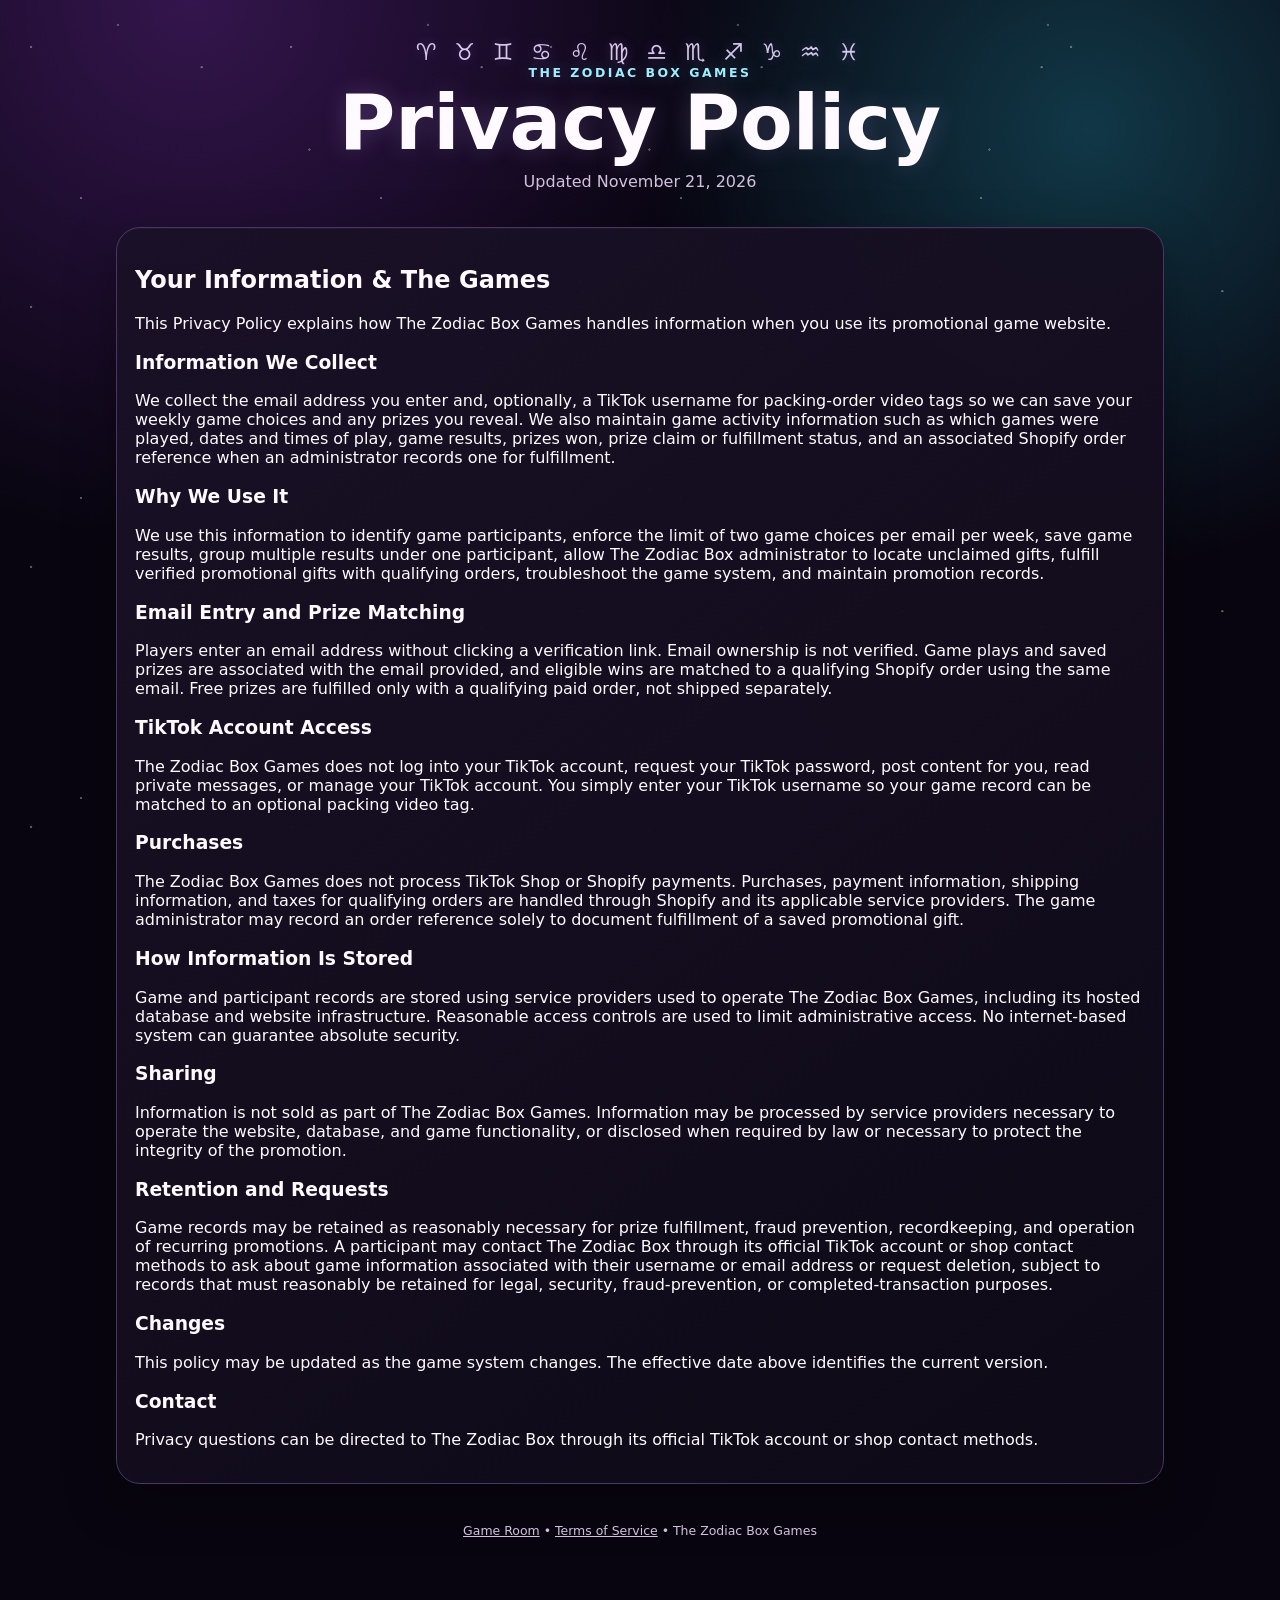
<file: privacy/index.html>
<!doctype html><html lang="en"><head><meta charset="utf-8"><meta name="viewport" content="width=device-width,initial-scale=1"><title>Privacy Policy | The Zodiac Box Games</title><link rel="stylesheet" href="../assets/styles.css"></head><body><main class="shell"><header class="hero"><div class="zodiac-strip">♈︎ ♉︎ ♊︎ ♋︎ ♌︎ ♍︎ ♎︎ ♏︎ ♐︎ ♑︎ ♒︎ ♓︎</div><div class="eyebrow">The Zodiac Box Games</div><h1>Privacy Policy</h1><p>Updated November 21, 2026</p></header><section class="panel"><h2>Your Information & The Games</h2><p>This Privacy Policy explains how The Zodiac Box Games handles information when you use its promotional game website.</p><h3>Information We Collect</h3><p>We collect the email address you enter and, optionally, a TikTok username for packing-order video tags so we can save your weekly game choices and any prizes you reveal. We also maintain game activity information such as which games were played, dates and times of play, game results, prizes won, prize claim or fulfillment status, and an associated Shopify order reference when an administrator records one for fulfillment.</p><h3>Why We Use It</h3><p>We use this information to identify game participants, enforce the limit of two game choices per email per week, save game results, group multiple results under one participant, allow The Zodiac Box administrator to locate unclaimed gifts, fulfill verified promotional gifts with qualifying orders, troubleshoot the game system, and maintain promotion records.</p><h3>Email Entry and Prize Matching</h3><p>Players enter an email address without clicking a verification link. Email ownership is not verified. Game plays and saved prizes are associated with the email provided, and eligible wins are matched to a qualifying Shopify order using the same email. Free prizes are fulfilled only with a qualifying paid order, not shipped separately.</p><h3>TikTok Account Access</h3><p>The Zodiac Box Games does not log into your TikTok account, request your TikTok password, post content for you, read private messages, or manage your TikTok account. You simply enter your TikTok username so your game record can be matched to an optional packing video tag.</p><h3>Purchases</h3><p>The Zodiac Box Games does not process TikTok Shop or Shopify payments. Purchases, payment information, shipping information, and taxes for qualifying orders are handled through Shopify and its applicable service providers. The game administrator may record an order reference solely to document fulfillment of a saved promotional gift.</p><h3>How Information Is Stored</h3><p>Game and participant records are stored using service providers used to operate The Zodiac Box Games, including its hosted database and website infrastructure. Reasonable access controls are used to limit administrative access. No internet-based system can guarantee absolute security.</p><h3>Sharing</h3><p>Information is not sold as part of The Zodiac Box Games. Information may be processed by service providers necessary to operate the website, database, and game functionality, or disclosed when required by law or necessary to protect the integrity of the promotion.</p><h3>Retention and Requests</h3><p>Game records may be retained as reasonably necessary for prize fulfillment, fraud prevention, recordkeeping, and operation of recurring promotions. A participant may contact The Zodiac Box through its official TikTok account or shop contact methods to ask about game information associated with their username or email address or request deletion, subject to records that must reasonably be retained for legal, security, fraud-prevention, or completed-transaction purposes.</p><h3>Changes</h3><p>This policy may be updated as the game system changes. The effective date above identifies the current version.</p><h3>Contact</h3><p>Privacy questions can be directed to The Zodiac Box through its official TikTok account or shop contact methods.</p></section><div class="footer"><a href="../">Game Room</a> • <a href="../terms/">Terms of Service</a> • The Zodiac Box Games</div></main></body></html>
</file>
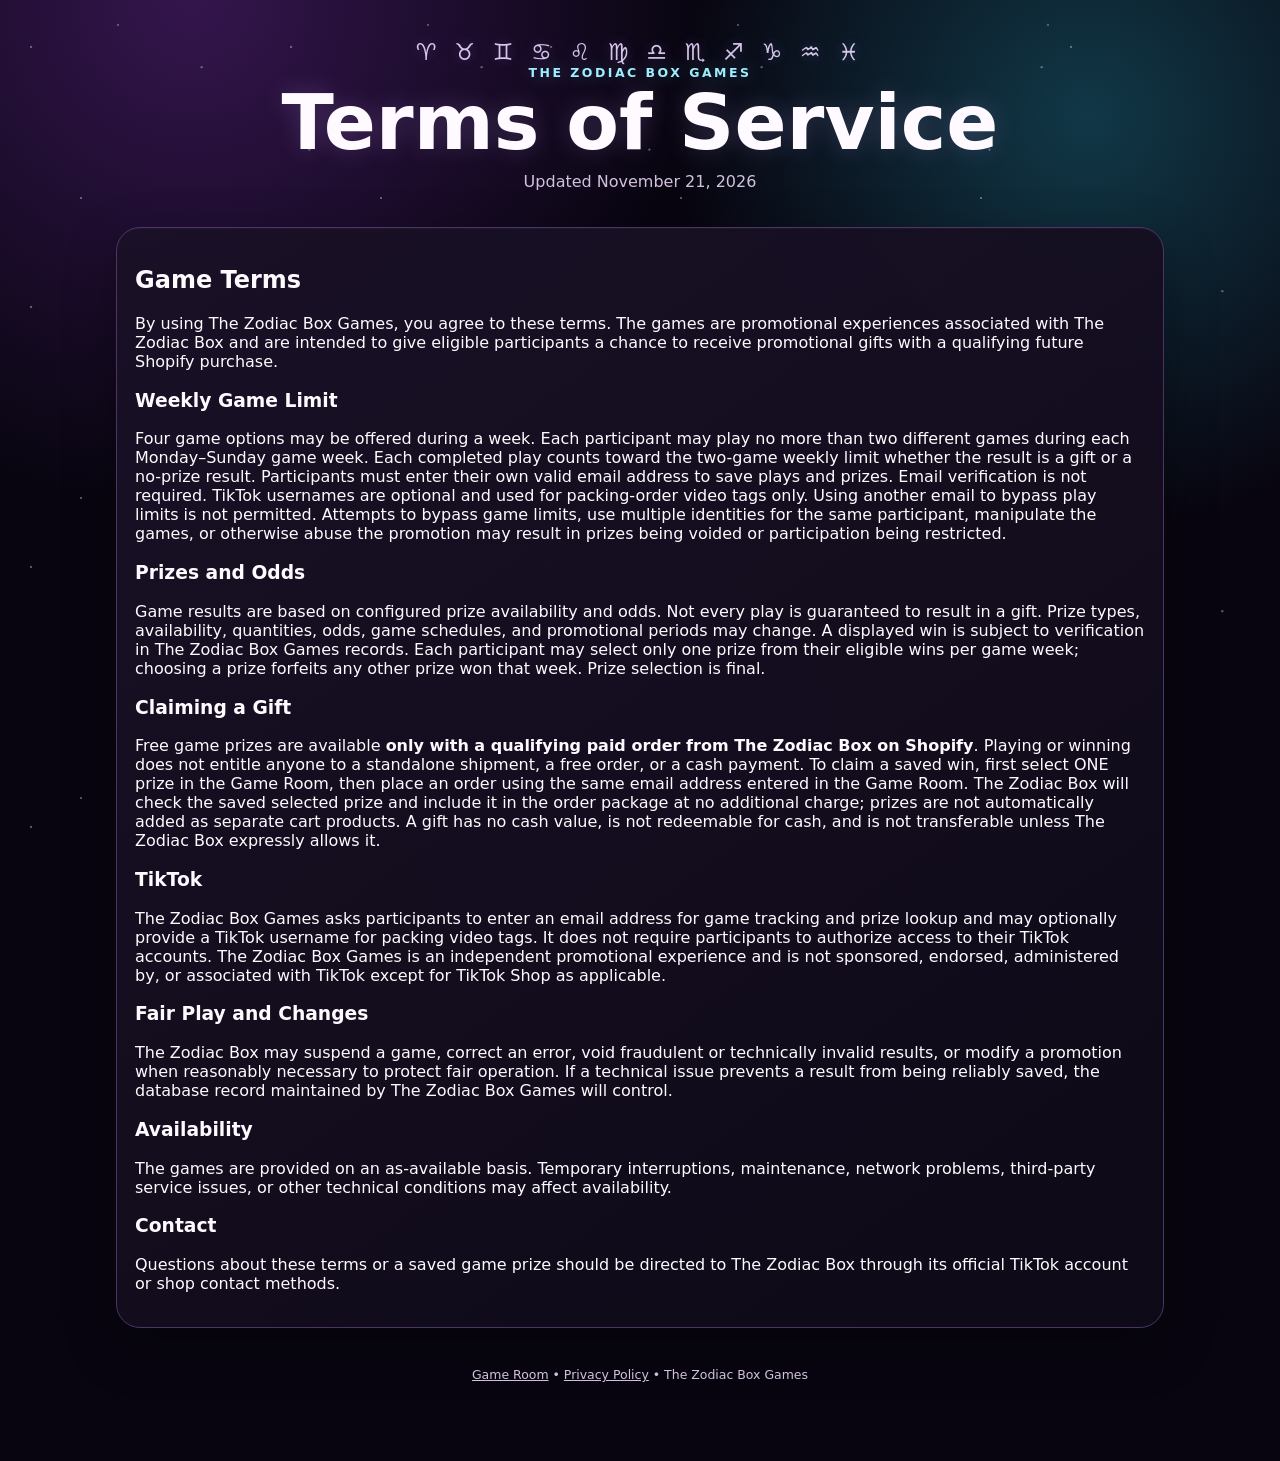
<file: terms/index.html>
<!doctype html><html lang="en"><head><meta charset="utf-8"><meta name="viewport" content="width=device-width,initial-scale=1"><title>Terms of Service | The Zodiac Box Games</title><link rel="stylesheet" href="../assets/styles.css"></head><body><main class="shell"><header class="hero"><div class="zodiac-strip">♈︎ ♉︎ ♊︎ ♋︎ ♌︎ ♍︎ ♎︎ ♏︎ ♐︎ ♑︎ ♒︎ ♓︎</div><div class="eyebrow">The Zodiac Box Games</div><h1>Terms of Service</h1><p>Updated November 21, 2026</p></header><section class="panel"><h2>Game Terms</h2><p>By using The Zodiac Box Games, you agree to these terms. The games are promotional experiences associated with The Zodiac Box and are intended to give eligible participants a chance to receive promotional gifts with a qualifying future Shopify purchase.</p><h3>Weekly Game Limit</h3><p>Four game options may be offered during a week. Each participant may play no more than two different games during each Monday–Sunday game week. Each completed play counts toward the two-game weekly limit whether the result is a gift or a no-prize result. Participants must enter their own valid email address to save plays and prizes. Email verification is not required. TikTok usernames are optional and used for packing-order video tags only. Using another email to bypass play limits is not permitted. Attempts to bypass game limits, use multiple identities for the same participant, manipulate the games, or otherwise abuse the promotion may result in prizes being voided or participation being restricted.</p><h3>Prizes and Odds</h3><p>Game results are based on configured prize availability and odds. Not every play is guaranteed to result in a gift. Prize types, availability, quantities, odds, game schedules, and promotional periods may change. A displayed win is subject to verification in The Zodiac Box Games records. Each participant may select only one prize from their eligible wins per game week; choosing a prize forfeits any other prize won that week. Prize selection is final.</p><h3>Claiming a Gift</h3><p>Free game prizes are available <strong>only with a qualifying paid order from The Zodiac Box on Shopify</strong>. Playing or winning does not entitle anyone to a standalone shipment, a free order, or a cash payment. To claim a saved win, first select ONE prize in the Game Room, then place an order using the same email address entered in the Game Room. The Zodiac Box will check the saved selected prize and include it in the order package at no additional charge; prizes are not automatically added as separate cart products. A gift has no cash value, is not redeemable for cash, and is not transferable unless The Zodiac Box expressly allows it.</p><h3>TikTok</h3><p>The Zodiac Box Games asks participants to enter an email address for game tracking and prize lookup and may optionally provide a TikTok username for packing video tags. It does not require participants to authorize access to their TikTok accounts. The Zodiac Box Games is an independent promotional experience and is not sponsored, endorsed, administered by, or associated with TikTok except for TikTok Shop as applicable.</p><h3>Fair Play and Changes</h3><p>The Zodiac Box may suspend a game, correct an error, void fraudulent or technically invalid results, or modify a promotion when reasonably necessary to protect fair operation. If a technical issue prevents a result from being reliably saved, the database record maintained by The Zodiac Box Games will control.</p><h3>Availability</h3><p>The games are provided on an as-available basis. Temporary interruptions, maintenance, network problems, third-party service issues, or other technical conditions may affect availability.</p><h3>Contact</h3><p>Questions about these terms or a saved game prize should be directed to The Zodiac Box through its official TikTok account or shop contact methods.</p></section><div class="footer"><a href="../">Game Room</a> • <a href="../privacy/">Privacy Policy</a> • The Zodiac Box Games</div></main></body></html>
</file>
<file: assets/styles.css>
:root{--bg:#080510;--panel:#15101f;--panel2:#211532;--line:#4b3564;--text:#fffaff;--muted:#d2c1dd;--pink:#f0a2ff;--blue:#9eeeff;--green:#a5f3ca;--red:#ffb2be;--gold:#ffe7a8;--violet:#c8a8ff;--shadow:0 18px 50px rgba(0,0,0,.34)}*{box-sizing:border-box}html{color-scheme:dark}body{margin:0;min-height:100vh;font-family:Inter,ui-sans-serif,system-ui,-apple-system,BlinkMacSystemFont,"Segoe UI",sans-serif;background:radial-gradient(circle at 15% 0,#34154d 0,transparent 28%),radial-gradient(circle at 85% 8%,#113847 0,transparent 24%),radial-gradient(circle at 50% 55%,#160d24 0,transparent 42%),#080510;color:var(--text);position:relative;overflow-x:hidden}body:before{content:"";position:fixed;inset:0;pointer-events:none;opacity:.33;background-image:radial-gradient(circle at 12% 18%,#fff 0 1px,transparent 1.4px),radial-gradient(circle at 38% 8%,#d9c7ff 0 1px,transparent 1.4px),radial-gradient(circle at 72% 24%,#fff4c8 0 1px,transparent 1.4px),radial-gradient(circle at 91% 44%,#bcefff 0 1px,transparent 1.4px),radial-gradient(circle at 27% 66%,#fff 0 1px,transparent 1.4px),radial-gradient(circle at 61% 78%,#e6d7ff 0 1px,transparent 1.4px),radial-gradient(circle at 82% 91%,#fff4c8 0 1px,transparent 1.4px);background-size:260px 260px,310px 310px,280px 280px,340px 340px,300px 300px,360px 360px,320px 320px}a{color:inherit}.shell{width:min(1080px,100%);margin:auto;padding:18px 16px 54px;position:relative;z-index:1}.hero{text-align:center;padding:20px 8px 10px}.eyebrow{font-size:.78rem;letter-spacing:.2em;text-transform:uppercase;color:var(--blue);font-weight:900;text-shadow:0 0 18px rgba(158,238,255,.35)}.hero h1{font-size:clamp(2.3rem,8vw,4.8rem);line-height:.95;margin:.45rem 0;text-shadow:0 0 24px rgba(200,168,255,.2)}.hero p{max-width:720px;margin:.75rem auto;color:var(--muted)}.zodiac-strip{font-size:1.45rem;letter-spacing:.32rem;opacity:.92;color:#e7d7ff;text-shadow:0 0 15px rgba(200,168,255,.3)}.panel{background:linear-gradient(145deg,rgba(26,17,39,.96),rgba(14,10,23,.97));border:1px solid var(--line);border-radius:24px;padding:18px;margin:14px 0;box-shadow:var(--shadow),inset 0 1px 0 rgba(255,255,255,.03)}.panel.flat{box-shadow:none}.grid{display:grid;grid-template-columns:repeat(auto-fit,minmax(220px,1fr));gap:13px}.game-card{display:block;text-decoration:none;padding:18px;border-radius:19px;background:linear-gradient(160deg,#251735,#15101d);border:1px solid #50366a;transition:transform .18s ease,border-color .18s ease,box-shadow .18s ease;position:relative;overflow:hidden}.game-card:after{content:"✦";position:absolute;right:14px;top:11px;color:#f0d9ff66;font-size:1.05rem}.game-card:hover{transform:translateY(-3px);border-color:#9d77c1;box-shadow:0 10px 28px rgba(0,0,0,.22),0 0 26px rgba(180,132,255,.08)}.game-icon{font-size:2.4rem;filter:drop-shadow(0 0 10px rgba(255,255,255,.12))}.game-card h3{margin:.5rem 0 .35rem;font-size:1.25rem}.muted,.small{color:var(--muted)}.small{font-size:.88rem}.status{display:inline-flex;align-items:center;gap:6px;border-radius:999px;padding:7px 11px;font-size:.78rem;font-weight:900;letter-spacing:.02em;background:#24192f;border:1px solid var(--line)}.status.open{color:var(--green);box-shadow:0 0 18px rgba(165,243,202,.08)}.status.closed{color:#d9c5e5}.status.preview{color:var(--gold)}.notice{border-left:4px solid var(--violet);background:linear-gradient(90deg,#151221,#111018);border-radius:13px;padding:13px 14px}.claim{font-weight:950;letter-spacing:.05em;color:#fff1b5}.btn,button{appearance:none;border:0;border-radius:14px;padding:12px 16px;min-height:44px;font:inherit;font-weight:900;cursor:pointer;background:linear-gradient(90deg,var(--pink),var(--blue));color:#160a1c;box-shadow:0 8px 20px rgba(0,0,0,.18);text-decoration:none;display:inline-flex;align-items:center;justify-content:center}.btn.secondary,button.secondary{background:#251831;color:var(--text);border:1px solid var(--line);box-shadow:none}button.danger{background:#35141e;color:#ffdfe5;border:1px solid #6d2b3a}button:disabled{opacity:.5;cursor:not-allowed}.actions{display:flex;gap:9px;flex-wrap:wrap;align-items:center}.game-stage{text-align:center;padding:12px 0}.choices{display:grid;grid-template-columns:repeat(3,minmax(0,1fr));gap:12px;margin:16px 0}.choice{min-height:112px;background:radial-gradient(circle at 50% 35%,#342049,#21152f 70%);border:1px solid #5b3c73;color:var(--text);font-size:2.25rem;box-shadow:inset 0 0 24px rgba(255,255,255,.02)}.choice:hover{border-color:#b286d3;box-shadow:0 0 22px rgba(180,132,255,.09)}.wheel-wrap{position:relative;width:min(310px,82vw);aspect-ratio:1;margin:22px auto}.wheel{width:100%;height:100%;border-radius:50%;border:10px solid #2b1e38;background:conic-gradient(#eaa8ff 0 45deg,#8de8ff 45deg 90deg,#a9f2c0 90deg 135deg,#ffe09b 135deg 180deg,#ffc1e5 180deg 225deg,#b8abff 225deg 270deg,#96f0e3 270deg 315deg,#ffb09c 315deg);box-shadow:inset 0 0 0 4px #0c0812,0 18px 40px rgba(0,0,0,.35),0 0 34px rgba(184,138,255,.12);transition:transform 2.6s cubic-bezier(.16,.78,.18,1)}.wheel-pointer{position:absolute;left:50%;top:-4px;transform:translateX(-50%);font-size:2rem;z-index:2;color:#fff0b3;text-shadow:0 0 10px #fff0b366}.wheel-center{position:absolute;inset:50% auto auto 50%;transform:translate(-50%,-50%);width:78px;height:78px;border-radius:50%;display:grid;place-items:center;background:#0f0a16;border:5px solid #fff3;color:#fff;font-weight:950;letter-spacing:.05em}.result{margin-top:18px;padding:22px;border-radius:20px;border:1px solid #9c70c4;background:radial-gradient(circle at 50% 0,#2b1740 0,#1a1124 50%);text-align:center;box-shadow:0 0 34px rgba(178,128,255,.09)}.result h2{font-size:clamp(1.55rem,5vw,2.3rem);margin:.3rem 0}.sparkles{font-size:2rem;letter-spacing:.3rem;color:#ffeab0;text-shadow:0 0 16px rgba(255,234,176,.35)}.result-modal{position:fixed;inset:0;background:rgba(5,3,10,.82);display:grid;place-items:center;padding:18px;z-index:1000;backdrop-filter:blur(6px)}.result-card{width:min(560px,100%);max-height:90vh;overflow:auto;background:radial-gradient(circle at 50% 0,#2c1743 0,#17101f 58%);border:1px solid #9b70c1;border-radius:24px;padding:26px 20px 22px;text-align:center;box-shadow:0 24px 70px rgba(0,0,0,.5),0 0 42px rgba(196,151,255,.16);position:relative}.result-card h2{font-size:clamp(1.65rem,6vw,2.45rem);margin:.5rem 0}.modal-close{position:absolute;right:12px;top:10px;width:42px;height:42px;min-height:42px;border-radius:50%;padding:0;background:#241831;color:#fff;border:1px solid #60477a;box-shadow:none;font-size:1.4rem}.hidden{display:none!important}.footer{text-align:center;color:var(--muted);font-size:.78rem;padding:25px 0}.admin-top{display:flex;align-items:center;justify-content:space-between;gap:12px;flex-wrap:wrap}.tabs{display:flex;gap:8px;flex-wrap:wrap}.tabs button.active{outline:2px solid #a5e8ff}.form-grid{display:grid;grid-template-columns:repeat(2,minmax(0,1fr));gap:11px}.field{display:grid;gap:5px}.field span{font-size:.82rem;color:var(--muted);font-weight:750}input,select,textarea{width:100%;min-height:44px;border-radius:11px;border:1px solid var(--line);background:#0e0a14;color:var(--text);padding:10px 11px;font:inherit}textarea{min-height:88px;resize:vertical}.admin-list{display:grid;gap:10px}.admin-item{background:#120d19;border:1px solid var(--line);border-radius:16px;padding:13px}.prize-row{display:grid;grid-template-columns:2fr .7fr .8fr .9fr .8fr auto;gap:8px;align-items:end;margin:9px 0}.odds-badge{display:inline-flex;align-items:center;border:1px solid #5a4171;background:#1d1428;border-radius:999px;padding:5px 9px;color:#e9d9ff;font-size:.78rem;font-weight:850}.customer-card{background:#120d19;border:1px solid var(--line);border-radius:18px;padding:15px;margin-top:12px}.customer-card h3{margin:.1rem 0 .25rem}.table-wrap{overflow:auto;border:1px solid var(--line);border-radius:14px}table{width:100%;border-collapse:collapse;min-width:720px}th,td{text-align:left;padding:10px 11px;border-bottom:1px solid var(--line);font-size:.88rem}th{color:#ded1e9;background:#140e1b;position:sticky;top:0}tr:last-child td{border-bottom:0}.pill{display:inline-block;border-radius:999px;padding:4px 8px;font-size:.75rem;background:#271a34;color:var(--muted)}.pill.waiting_for_order{color:var(--gold)}.pill.fulfilled{color:var(--green)}.pill.void{color:#cab9d6}.login{max-width:480px;margin:40px auto}.kpis{display:grid;grid-template-columns:repeat(4,minmax(0,1fr));gap:10px}.kpi{background:#120d19;border:1px solid var(--line);border-radius:15px;padding:14px}.kpi strong{display:block;font-size:1.7rem}.searchbar{display:flex;gap:8px;flex-wrap:wrap}.searchbar input{flex:1;min-width:220px}.banner{padding:10px 12px;border-radius:12px;background:#2f2417;color:#ffe6ad;border:1px solid #66502b}.error{padding:10px 12px;border-radius:12px;background:#32121b;color:#ffdce3;border:1px solid #6a2838}.success{padding:10px 12px;border-radius:12px;background:#102a1b;color:#c8ffda;border:1px solid #28583a}@media(max-width:720px){.shell{padding:12px 12px 40px}.panel{padding:15px}.choices{grid-template-columns:repeat(2,minmax(0,1fr))}.form-grid{grid-template-columns:1fr}.prize-row{grid-template-columns:1fr 1fr}.prize-row .wide{grid-column:1/-1}.kpis{grid-template-columns:repeat(2,minmax(0,1fr))}.admin-top{align-items:flex-start}.zodiac-strip{font-size:1.1rem;letter-spacing:.2rem}}@media(prefers-reduced-motion:reduce){*{scroll-behavior:auto!important;transition:none!important}}


/* Approved magical game experiences */
.magic-stage{overflow:hidden}.magic-stage h2{font-family:Georgia,serif;color:#ffe8bd;font-size:clamp(1.6rem,4vw,2.35rem);text-shadow:0 0 20px #d98fff66}.magic-stage p{color:#e7d3ff}.magic-hint{font-size:.85rem;letter-spacing:.05em}
.chest-scene{position:relative;width:min(390px,90%);height:285px;margin:20px auto 4px;perspective:650px;filter:drop-shadow(0 20px 28px #0009)}.chest-glow{position:absolute;inset:20px 20px 0;border-radius:50%;background:radial-gradient(ellipse,#e8b2ff80,transparent 70%);filter:blur(22px)}.chest-body{position:absolute;bottom:22px;left:11%;width:78%;height:142px;border:6px ridge #f2c77d;border-radius:14px 14px 35px 35px;background:repeating-linear-gradient(90deg,#39165f 0 26px,#5a2a83 27px 50px);box-shadow:inset 0 0 35px #0b032b,0 0 28px #a65fff77;display:grid;place-items:center;font-size:70px;color:#e4a6ff}.chest-lock{position:absolute;top:28px;left:calc(50% - 23px);width:46px;height:52px;border:4px solid #fff1b9;border-radius:12px;background:#ab7139;color:#fff6c6;font-size:30px;display:grid;place-items:center}.chest-lid{position:absolute;z-index:2;left:8%;width:84%;height:105px;bottom:156px;border:7px ridge #ffe5a2;border-radius:70px 70px 12px 12px;background:radial-gradient(ellipse at 50% 100%,#b46dd1,#381259 72%);display:grid;place-items:center;font-size:34px;color:#fff2b9;transform-origin:bottom;transition:transform 1.4s cubic-bezier(.2,.9,.25,1)}.chest-scene.unlocked .chest-lid{transform:rotateX(-110deg)}.chest-scene.unlocked .chest-glow{background:radial-gradient(ellipse,#ffe8a4,transparent 70%);filter:blur(10px)}.magic-keys{display:flex;gap:12px;justify-content:center;flex-wrap:wrap}.magic-key{min-width:105px;display:flex;flex-direction:column;gap:5px;background:linear-gradient(145deg,#5b2c91,#201139);border:2px solid #dcb7ff;color:#fff4d8;box-shadow:0 0 20px #9e62ff44}.magic-key span{font-size:37px;color:#ffe1a0}.magic-key small{font-size:11px}.magic-key.chosen{box-shadow:0 0 40px #ffe1a0}
.zodiac-wheel{width:min(350px,88vw);margin:18px auto 22px}.wheel-svg{width:100%;height:100%;filter:drop-shadow(0 0 16px #bd7bff66);transition:transform 3.4s cubic-bezier(.12,.8,.14,1)}.wheel-hub{position:absolute;left:50%;top:50%;transform:translate(-50%,-50%);width:94px;height:94px;border-radius:50%;background:radial-gradient(circle,#51327c,#160c35);border:5px solid #ffe2a0;display:grid;place-items:center;color:#fff2c8;font:900 14px/1.3 Georgia,serif;box-shadow:0 0 18px #a86aff;text-shadow:0 0 10px #fff8}.zodiac-wheel .wheel-pointer{top:-18px;z-index:3}
.tarot-grid{display:grid;grid-template-columns:repeat(3,minmax(0,1fr));gap:15px;margin:22px auto;max-width:920px}.tarot-card{background:transparent;padding:0;min-height:0;aspect-ratio:240/310;border:0;box-shadow:none;perspective:1000px;display:block;min-width:0}.tarot-inner{position:relative;display:block;width:100%;height:100%;transform-style:preserve-3d;transition:transform 1.1s cubic-bezier(.2,.8,.2,1)}.tarot-card.flipped .tarot-inner{transform:rotateY(180deg)}.tarot-face{position:absolute;inset:0;display:block;border-radius:12px;overflow:hidden;backface-visibility:hidden;border:2px solid #f7d799;box-shadow:0 0 20px #b474ff66}.tarot-back{background:radial-gradient(circle,#7845a3,#281342 68%);display:flex;align-items:center;justify-content:center;flex-direction:column}.tarot-back:before{content:'';position:absolute;inset:10px;border:2px solid #ffdf9b;border-radius:8px}.tarot-emblem{font:80px/.9 Georgia,serif;color:#ffe6a7;text-shadow:0 0 25px #e6baff}.tarot-back-title{font:700 13px Georgia,serif;color:#fff0c5;letter-spacing:.1em;margin-top:20px}.tarot-front{transform:rotateY(180deg);background:#180e37}.tarot-front svg{width:100%;height:100%;display:block}.tarot-caption{position:absolute;bottom:6%;left:9%;right:9%;padding:8px 4px;background:#1d0e38eb;border:1px solid #e9c38a;border-radius:8px;color:#fff0c3}.tarot-caption b{display:block;font:700 clamp(10px,1.4vw,17px) Georgia,serif}.tarot-caption small{display:block;color:#f6d9ff;font-size:clamp(9px,1.15vw,14px);margin-top:4px}.tarot-card.faded{opacity:.4}.tarot-card:hover:not(:disabled){transform:translateY(-5px)}
.lucky-sky{position:relative;width:100%;height:clamp(430px,56vw,590px);overflow:hidden;border-radius:24px;border:1px solid #bd9dff88;box-shadow:0 0 35px #9d4dff55,inset 0 0 65px #1e1147;background:radial-gradient(ellipse at 18% 70%,#e052bc7a,transparent 35%),radial-gradient(ellipse at 73% 27%,#7c5efc96,transparent 43%),radial-gradient(ellipse at 56% 87%,#2160bd88,transparent 44%),#090b2b}.lucky-sky:after{content:'';position:absolute;inset:0;background:radial-gradient(ellipse,transparent 25%,#07061b77);pointer-events:none}.nebula{position:absolute;border-radius:50%;filter:blur(28px);opacity:.55}.nebula.n1{width:43%;height:36%;top:13%;left:5%;background:#ec69d5}.nebula.n2{width:46%;height:25%;right:1%;bottom:15%;background:#368bff}.nebula.n3{width:27%;height:33%;left:40%;top:35%;background:#7b4ce3}.sky-moon{position:absolute;right:8%;top:9%;width:75px;height:75px;border-radius:50%;background:radial-gradient(circle at 30% 30%,#fff6d9,#f4d9c0 60%,#bda7ed);box-shadow:0 0 22px #fff4ce,0 0 65px #c5a1ffb5}.sky-moon:after{content:'';position:absolute;inset:9px 3px 0 20px;border-radius:50%;background:#2e235f}.star-lines{position:absolute;inset:0;width:100%;height:100%;z-index:2;pointer-events:none}.sky-dots{position:absolute;inset:0;pointer-events:none}.sky-dots span{position:absolute;border-radius:50%;background:white;box-shadow:0 0 6px white,0 0 12px #c8aaff;animation:twinkle 2.4s ease-in-out infinite alternate}@keyframes twinkle{from{opacity:.3;transform:scale(.7)}to{opacity:1;transform:scale(1.3)}}.shooting-star{position:absolute;z-index:4;left:-130px;top:var(--top);width:90px;height:90px;min-height:0;border:0;padding:0;background:transparent;box-shadow:none;color:#fff4b7;font-size:78px;filter:drop-shadow(0 0 15px var(--glow));animation:startravel var(--time) linear infinite;animation-delay:var(--delay)}.shooting-star:before{content:'';position:absolute;right:62px;top:43px;width:150px;height:3px;background:linear-gradient(90deg,transparent,var(--glow));filter:blur(2px)}@keyframes startravel{from{transform:translateX(-120px) translateY(55px) rotate(-8deg)}to{transform:translateX(calc(100vw + 330px)) translateY(-105px) rotate(-8deg)}}.sky-instruction{position:absolute;z-index:5;top:20px;left:50%;transform:translateX(-50%);background:#170d3abb;border:1px solid #ddbeff88;border-radius:50px;padding:10px 16px;color:#fff0fc;font-size:clamp(10px,1.7vw,14px);white-space:nowrap;pointer-events:none}.lucky-sky.caught .shooting-star{animation-play-state:paused;opacity:0}.lucky-sky.caught .shooting-star.caught-star{opacity:1;filter:drop-shadow(0 0 35px #fff);animation:starburst 1.4s ease-out forwards}.lucky-sky.caught .sky-instruction{display:none}@keyframes starburst{to{opacity:0;filter:drop-shadow(0 0 75px #fff) brightness(3);scale:2}}
@media(max-width:600px){.tarot-grid{grid-template-columns:repeat(2,minmax(0,1fr));gap:9px}.tarot-caption{left:5%;right:5%;bottom:4%;padding:5px 2px}.tarot-caption b{font-size:10px}.tarot-caption small{font-size:9px}.tarot-back-title{font-size:9px}.tarot-emblem{font-size:58px}.chest-scene{height:245px}.chest-lid{bottom:140px}.chest-body{height:130px}.shooting-star{font-size:65px;width:75px;height:75px}}
@media(prefers-reduced-motion:reduce){.shooting-star{animation-duration:22s}.sky-dots span{animation:none}}
</file>
